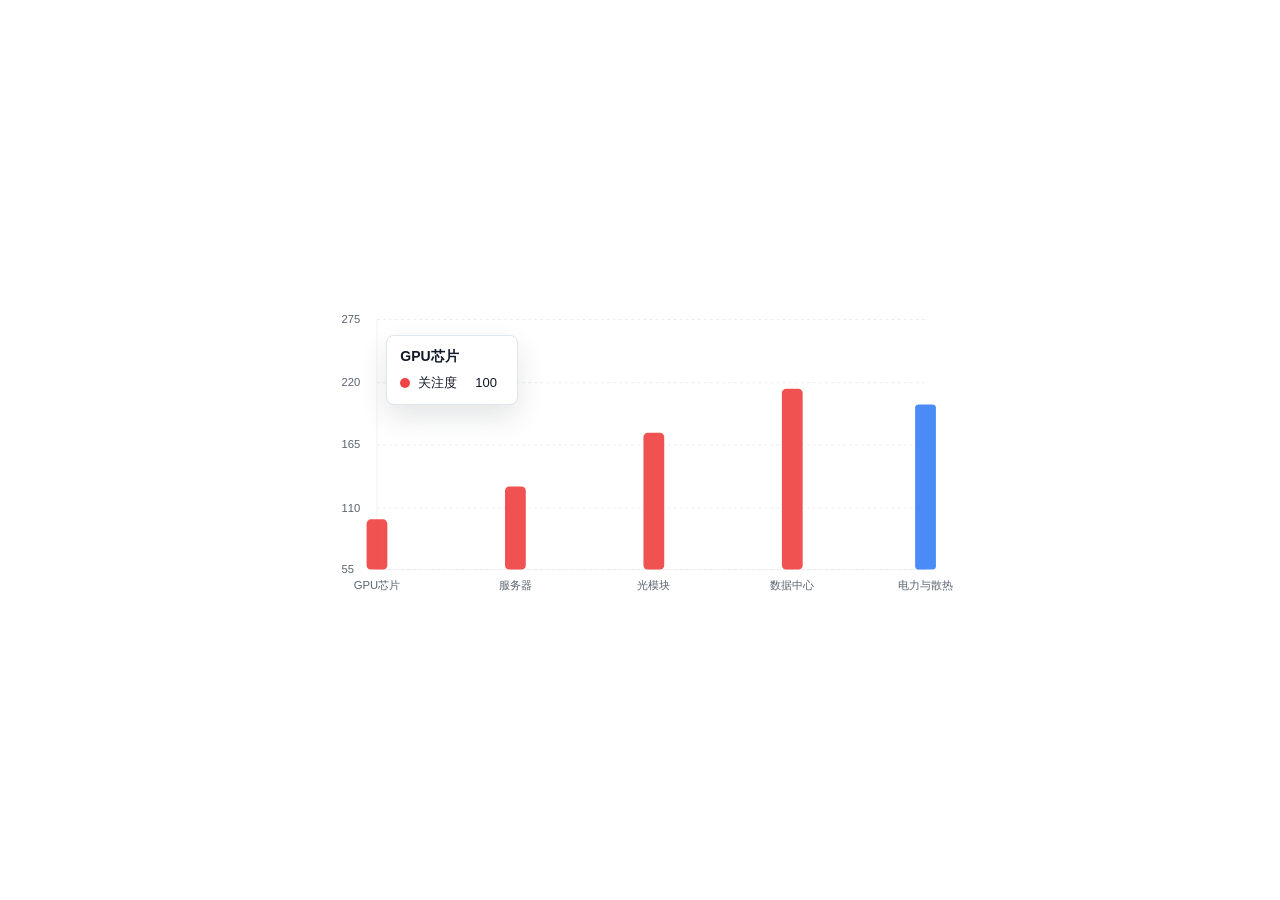
<file: static/gpu-chart-animation.html>
<!doctype html>
<html lang="zh-CN">
<head>
  <meta charset="utf-8">
  <meta name="viewport" content="width=device-width, initial-scale=1">
  <title>GPU 芯片关注度动画</title>
  <style>
    :root {
      color-scheme: light;
      --blue: #ef4444;
      --text: #1f2933;
      --muted: #59636f;
      --grid: #e7ebf0;
      --axis: #edf0f4;
      --card: #ffffff;
    }

    * {
      box-sizing: border-box;
    }

    body {
      margin: 0;
      min-height: 100vh;
      display: grid;
      place-items: center;
      background: #ffffff;
      font-family: -apple-system, BlinkMacSystemFont, "Segoe UI", "Microsoft YaHei", sans-serif;
      color: var(--text);
    }

    .chart-wrap {
      width: min(92vw, 760px);
      aspect-ratio: 2.15 / 1;
      padding: 24px 18px 18px;
    }

    .chart {
      position: relative;
      width: 100%;
      height: 100%;
    }

    svg {
      display: block;
      width: 100%;
      height: 100%;
      overflow: visible;
    }

    .axis {
      stroke: var(--axis);
      stroke-width: 1;
    }

    .grid {
      stroke: var(--grid);
      stroke-width: 1;
      stroke-dasharray: 3 4;
    }

    .label {
      fill: var(--muted);
      font-size: 13px;
    }

    .bar {
      fill: var(--blue);
      opacity: .92;
      rx: 5;
      ry: 5;
      transform-box: fill-box;
      transform-origin: bottom;
      transform: scaleY(0);
      animation: growBar 10s cubic-bezier(.22, .8, .28, 1) forwards;
    }

    .bar:nth-of-type(1) { animation-duration: 3.8s; }
    .bar:nth-of-type(2) { animation-duration: 5.2s; }
    .bar:nth-of-type(3) { animation-duration: 6.8s; }
    .bar:nth-of-type(4) { animation-duration: 8.4s; }
    .bar:nth-of-type(5) { animation-duration: 10s; }

    .drop-bar {
      animation: growAndDrop 10s cubic-bezier(.22, .8, .28, 1) forwards;
    }

    .tooltip {
      position: absolute;
      left: calc(7.78% + 52px);
      top: 12%;
      min-width: 132px;
      padding: 12px 13px;
      border: 1px solid #dfe5ec;
      border-radius: 8px;
      background: var(--card);
      box-shadow: 0 12px 28px rgba(31, 41, 51, .12);
      opacity: 0;
      transform: translateY(8px);
      animation: showTip .55s ease-out .35s forwards;
    }

    .tooltip-title {
      margin-bottom: 8px;
      font-size: 14px;
      font-weight: 700;
      color: #111827;
    }

    .tooltip-row {
      display: flex;
      align-items: center;
      gap: 8px;
      font-size: 13px;
      color: #111827;
      white-space: nowrap;
    }

    .dot {
      width: 10px;
      height: 10px;
      border-radius: 50%;
      background: var(--blue);
      flex: 0 0 auto;
    }

    .tooltip-value {
      margin-left: 10px;
    }

    @keyframes growBar {
      to {
        transform: scaleY(1);
      }
    }

    @keyframes growAndDrop {
      0% {
        fill: var(--blue);
        transform: scaleY(0);
      }

      50% {
        fill: var(--blue);
        transform: scaleY(1);
      }

      52% {
        fill: #3b82f6;
        transform: scaleY(1);
      }

      100% {
        fill: #3b82f6;
        transform: scaleY(.72);
      }
    }

    @keyframes showTip {
      to {
        opacity: 1;
        transform: translateY(0);
      }
    }

    @media (max-width: 560px) {
      .chart-wrap {
        width: 96vw;
        padding: 14px 8px 10px;
      }

      .label {
        font-size: 11px;
      }

      .tooltip {
        left: 10%;
        top: 10%;
        min-width: 118px;
        padding: 10px 11px;
      }

      .tooltip-title {
        font-size: 13px;
      }

      .tooltip-row {
        font-size: 12px;
      }
    }
  </style>
</head>
<body>
  <main class="chart-wrap" aria-label="GPU 芯片关注度折线动画">
    <section class="chart">
      <svg viewBox="0 0 720 360" role="img" aria-labelledby="chartTitle chartDesc">
        <title id="chartTitle">GPU 芯片关注度趋势</title>
        <desc id="chartDesc">横轴包含 GPU 芯片、服务器、光模块、数据中心、电力与散热，折线从 100 上升到 262。</desc>

        <line class="axis" x1="56" y1="26" x2="56" y2="315"></line>
        <line class="axis" x1="56" y1="315" x2="690" y2="315"></line>

        <line class="grid" x1="56" y1="26" x2="690" y2="26"></line>
        <line class="grid" x1="56" y1="99" x2="690" y2="99"></line>
        <line class="grid" x1="56" y1="171" x2="690" y2="171"></line>
        <line class="grid" x1="56" y1="244" x2="690" y2="244"></line>
        <line class="grid" x1="56" y1="315" x2="690" y2="315"></line>

        <text class="label" x="15" y="30">275</text>
        <text class="label" x="15" y="103">220</text>
        <text class="label" x="15" y="175">165</text>
        <text class="label" x="15" y="248">110</text>
        <text class="label" x="15" y="319">55</text>

        <text class="label" text-anchor="middle" x="56" y="338">GPU芯片</text>
        <text class="label" text-anchor="middle" x="216" y="338">服务器</text>
        <text class="label" text-anchor="middle" x="376" y="338">光模块</text>
        <text class="label" text-anchor="middle" x="536" y="338">数据中心</text>
        <text class="label" text-anchor="middle" x="690" y="338">电力与散热</text>

        <rect class="bar" x="44" y="257" width="24" height="58"></rect>
        <rect class="bar" x="204" y="219" width="24" height="96"></rect>
        <rect class="bar" x="364" y="157" width="24" height="158"></rect>
        <rect class="bar" x="524" y="106" width="24" height="209"></rect>
        <rect class="bar drop-bar" x="678" y="50" width="24" height="265"></rect>
      </svg>

      <aside class="tooltip" aria-label="GPU 芯片关注度 100">
        <div class="tooltip-title">GPU芯片</div>
        <div class="tooltip-row">
          <span class="dot" aria-hidden="true"></span>
          <span>关注度</span>
          <span class="tooltip-value">100</span>
        </div>
      </aside>
    </section>
  </main>
</body>
</html>
</file>
